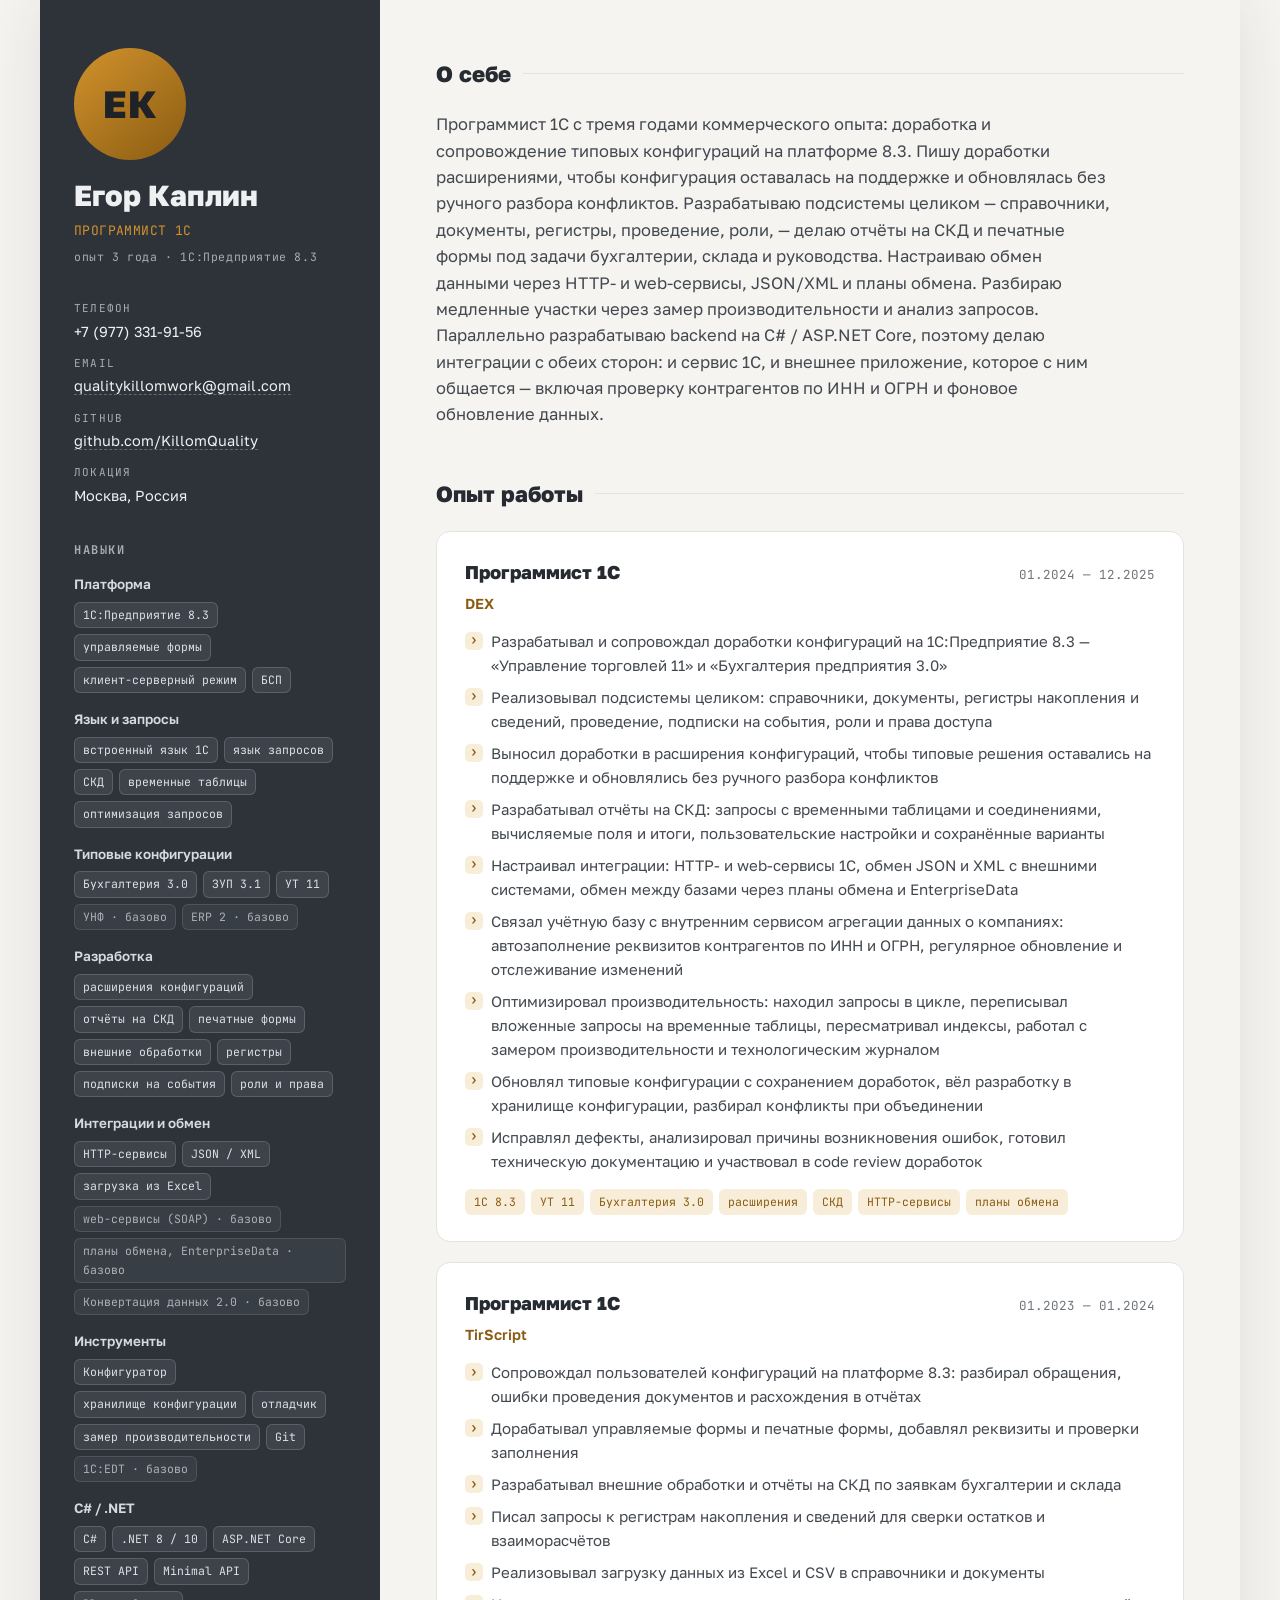
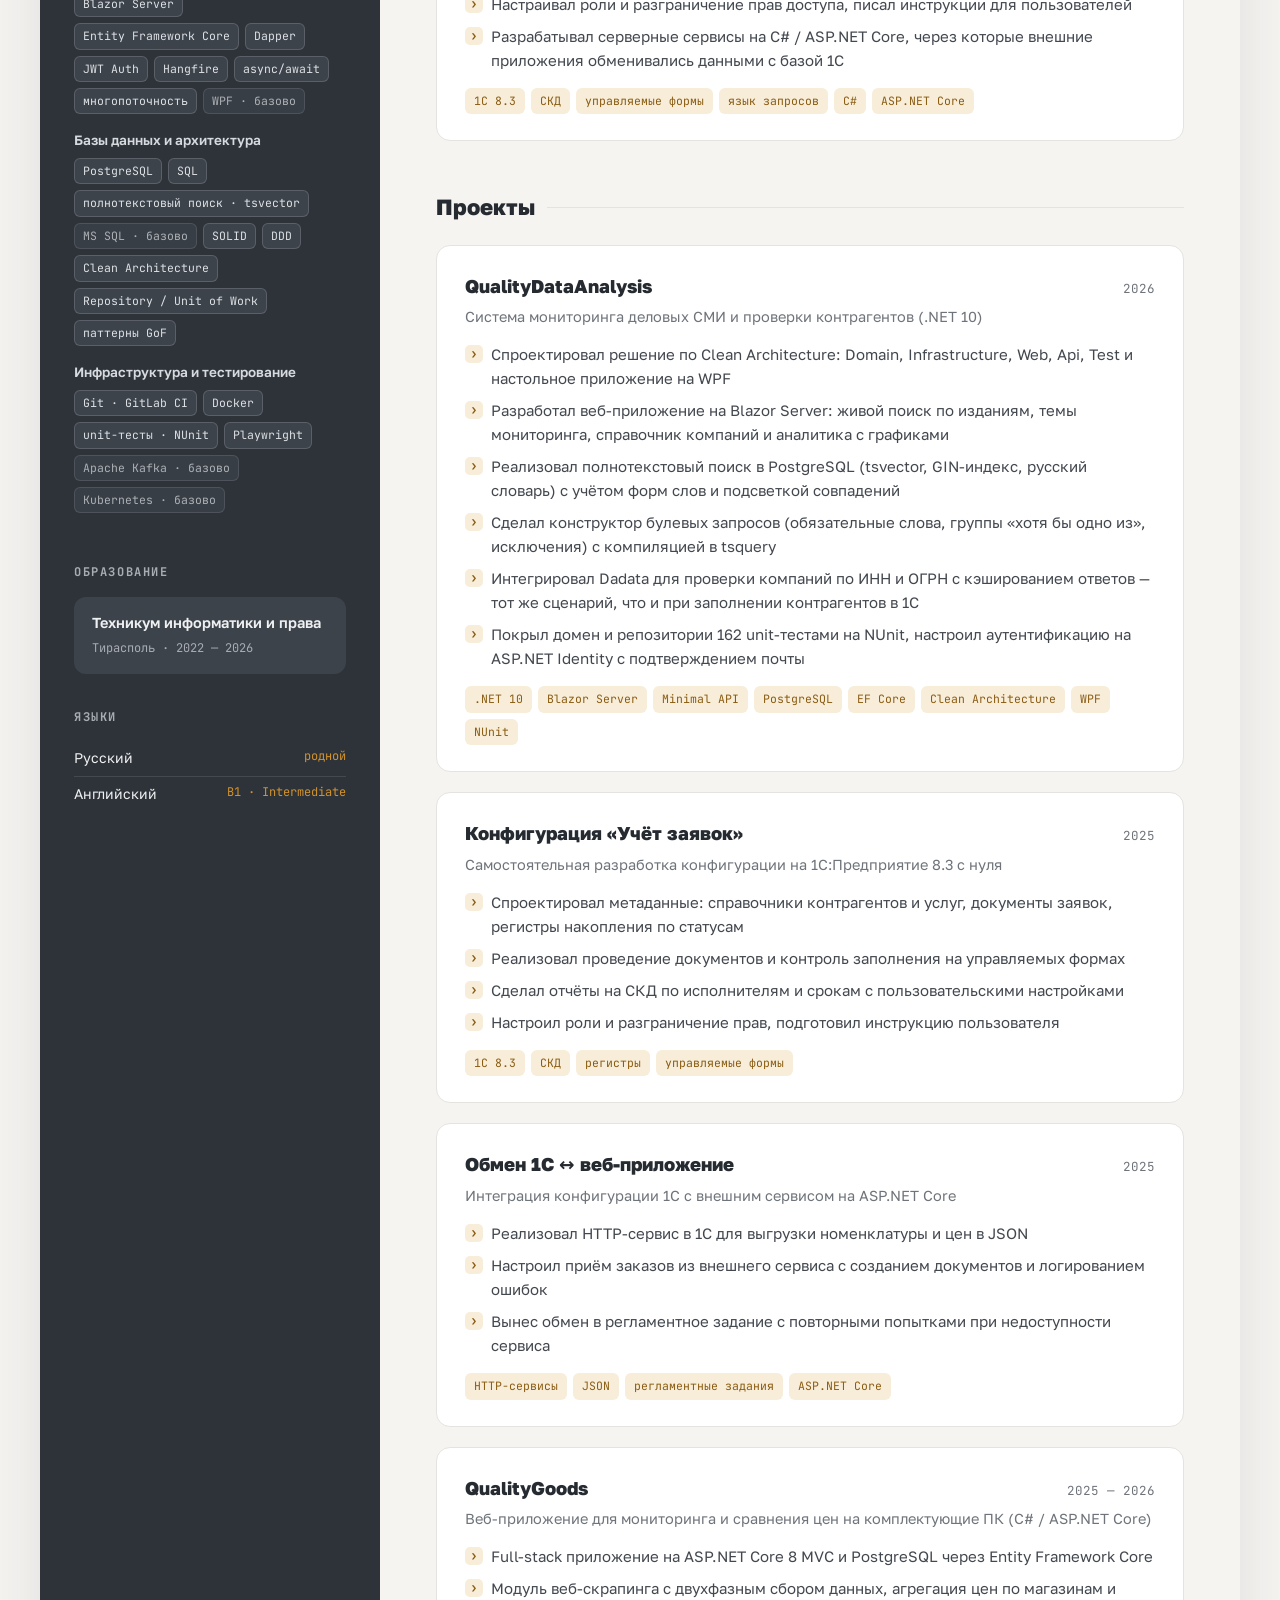
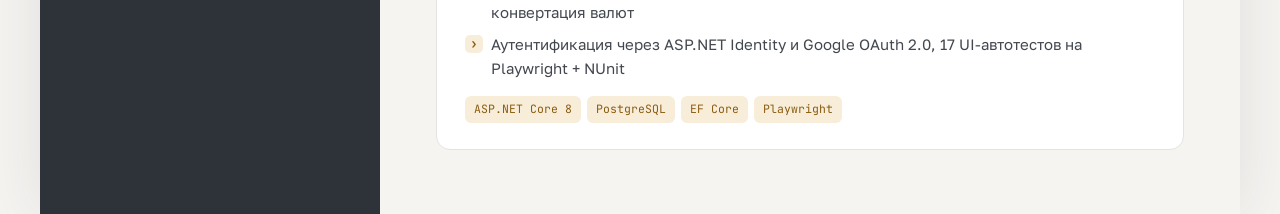
<file: index.html>
<!DOCTYPE html>
<html lang="ru">
<head>
<meta charset="UTF-8">
<meta name="viewport" content="width=device-width, initial-scale=1.0">
<meta name="description" content="Резюме Егора Каплина — программист 1С">
<meta name="author" content="Egor Kaplin">
<title>Егор Каплин · Программист 1С</title>
<meta property="og:title" content="Егор Каплин · Программист 1С">
<meta property="og:description" content="Резюме: программист 1С, 3 года опыта, 1С:Предприятие 8.3, C# / ASP.NET Core">
<meta property="og:type" content="profile">
<meta property="og:url" content="https://killomquality.github.io/">
<link rel="icon" href="assets/favicon.svg" type="image/svg+xml">
<link rel="preconnect" href="https://fonts.googleapis.com">
<link rel="preconnect" href="https://fonts.gstatic.com" crossorigin>
<link href="https://fonts.googleapis.com/css2?family=Golos+Text:wght@400;500;600;800&family=JetBrains+Mono:wght@400;500;700&display=swap" rel="stylesheet">
<style>
  /* Двухколоночный лист: тёмный сайдбар с идентификацией и навыками, светлая колонка с опытом */
  :root{
    --ink:#262A31;
    --ink-soft:#43484F;
    --panel:#2E333A;
    --panel-soft:#3D434B;
    --paper:#F5F4F1;
    --card:#FFFFFF;
    --accent:#D2922C;
    --accent-ink:#8A5C12;
    --accent-soft:#F7EDD9;
    --muted:#6F747B;
    --muted-dark:#A8ADB4;
    --on-panel:#EFF0F1;
    --line:#E4E3DF;
    --mono:'JetBrains Mono',ui-monospace,SFMono-Regular,monospace;
    --sans:'Golos Text',system-ui,-apple-system,'Segoe UI',sans-serif;
  }
  @media (prefers-color-scheme: dark){
    :root:not([data-theme="light"]){
      --ink:#E7E6E3;
      --ink-soft:#C3C2BE;
      --panel:#22262B;
      --panel-soft:#2E333A;
      --paper:#191C20;
      --card:#21252A;
      --accent:#E2A845;
      --accent-ink:#E2A845;
      --accent-soft:#33291A;
      --muted:#9AA0A7;
      --muted-dark:#9AA0A7;
      --on-panel:#E7E6E3;
      --line:#31363C;
      color-scheme:dark;
    }
  }
  :root[data-theme="dark"]{
    --ink:#E7E6E3;
    --ink-soft:#C3C2BE;
    --panel:#22262B;
    --panel-soft:#2E333A;
    --paper:#191C20;
    --card:#21252A;
    --accent:#E2A845;
    --accent-ink:#E2A845;
    --accent-soft:#33291A;
    --muted:#9AA0A7;
    --muted-dark:#9AA0A7;
    --on-panel:#E7E6E3;
    --line:#31363C;
    color-scheme:dark;
  }
  *{margin:0;padding:0;box-sizing:border-box}
  body{font-family:var(--sans);background:var(--paper);color:var(--ink);line-height:1.6;font-size:16px}
  a{color:inherit}
  :focus-visible{outline:2px solid var(--accent);outline-offset:2px;border-radius:3px}
  .wrap{display:grid;grid-template-columns:340px minmax(0,1fr);max-width:1200px;margin:0 auto;background:var(--card);box-shadow:0 0 60px rgba(38,42,49,.10)}

  /* сайдбар */
  .side{background:var(--panel);color:var(--on-panel);display:flex;flex-direction:column;gap:34px;
        padding-block:48px 52px;
        padding-left:max(34px,env(safe-area-inset-left,0px));
        padding-right:max(34px,env(safe-area-inset-right,0px))}
  .avatar{width:112px;height:112px;border-radius:50%;background:linear-gradient(140deg,var(--accent),#8A5C12);display:flex;align-items:center;justify-content:center;font-weight:800;font-size:38px;letter-spacing:1px;color:#1F2227}
  .side h1{font-size:29px;font-weight:800;line-height:1.2;margin-top:18px;text-wrap:balance}
  .role{font-family:var(--mono);font-size:13px;color:var(--accent);margin-top:8px;letter-spacing:.4px}
  .exp-badge{font-family:var(--mono);font-size:11.5px;color:var(--muted-dark);margin-top:6px;letter-spacing:.6px}
  .contacts{display:flex;flex-direction:column;gap:12px;font-size:14.5px}
  .contacts a{text-decoration:none;color:var(--on-panel);border-bottom:1px dashed rgba(200,206,214,.35);width:fit-content;transition:border-color .2s,color .2s}
  .contacts a:hover{color:var(--accent);border-color:var(--accent)}
  .contacts .label{font-family:var(--mono);font-size:11px;color:var(--muted-dark);text-transform:uppercase;letter-spacing:1.2px;display:block;margin-bottom:2px}
  .side-section h2{font-family:var(--mono);font-size:12px;font-weight:700;text-transform:uppercase;letter-spacing:1.6px;color:var(--muted-dark);margin-bottom:14px}
  .skill-group{margin-bottom:16px}
  .skill-group .g{font-size:13.5px;font-weight:600;color:#D6DADF;margin-bottom:6px}
  .chips{display:flex;flex-wrap:wrap;gap:6px}
  .chip{font-family:var(--mono);font-size:11.5px;background:var(--panel-soft);border:1px solid rgba(168,173,180,.28);border-radius:6px;padding:3px 8px;color:#DDE1E5}
  .chip.base{opacity:.72}
  .edu{background:var(--panel-soft);border-radius:12px;padding:16px 18px}
  .edu .t{font-weight:600;font-size:14.5px;line-height:1.4}
  .edu .d{font-family:var(--mono);font-size:12px;color:var(--muted-dark);margin-top:6px}
  .lang{display:flex;justify-content:space-between;gap:10px;font-size:14px;padding:6px 0;border-bottom:1px solid rgba(168,173,180,.18)}
  .lang:last-child{border:none}
  .lang span{font-family:var(--mono);font-size:12px;color:var(--accent)}

  /* основная колонка */
  .main{background:var(--paper);min-width:0;
        padding-block:56px 64px;
        padding-left:max(56px,env(safe-area-inset-left,0px));
        padding-right:max(56px,env(safe-area-inset-right,0px))}
  .main h2{font-size:22px;font-weight:800;margin-bottom:20px;display:flex;align-items:center;gap:12px}
  .main h2::after{content:"";flex:1;height:1px;background:var(--line)}
  section{margin-bottom:48px}
  section:last-child{margin-bottom:0}
  .about{font-size:16.5px;color:var(--ink-soft);max-width:68ch}

  .proj{background:var(--card);border:1px solid var(--line);border-radius:14px;padding:26px 28px;margin-bottom:20px;transition:box-shadow .2s,transform .2s}
  .proj:last-child{margin-bottom:0}
  .proj:hover{box-shadow:0 8px 30px rgba(38,42,49,.09);transform:translateY(-2px)}
  .proj-head{display:flex;justify-content:space-between;align-items:baseline;flex-wrap:wrap;gap:6px}
  .proj-head h3{font-size:18.5px;font-weight:800}
  .date{font-family:var(--mono);font-size:12.5px;color:var(--muted);font-variant-numeric:tabular-nums}
  .proj .sub{font-size:14.5px;color:var(--muted);margin:4px 0 14px}
  .proj .company{font-size:14.5px;color:var(--accent-ink);font-weight:600;margin:4px 0 14px}
  .proj ul{list-style:none;display:flex;flex-direction:column;gap:8px}
  .proj li{position:relative;padding-left:26px;font-size:15px;color:var(--ink-soft)}
  .proj li::before{content:"›";position:absolute;left:0;top:3px;font-family:var(--mono);font-weight:700;color:var(--accent-ink);background:var(--accent-soft);border-radius:5px;width:18px;height:18px;font-size:13px;display:flex;align-items:center;justify-content:center}
  .stack{display:flex;flex-wrap:wrap;gap:6px;margin-top:16px}
  .stack .chip{background:var(--accent-soft);border-color:transparent;color:var(--accent-ink)}

  @media(max-width:900px){
    .wrap{grid-template-columns:minmax(0,1fr)}
    .side{padding-block:40px;padding-left:max(24px,env(safe-area-inset-left,0px));padding-right:max(24px,env(safe-area-inset-right,0px))}
    .main{padding-block:40px;padding-left:max(24px,env(safe-area-inset-left,0px));padding-right:max(24px,env(safe-area-inset-right,0px))}
  }
  @media(prefers-reduced-motion:reduce){.proj{transition:none}}
  @media print{
    body{background:#fff}
    .wrap{box-shadow:none;max-width:none}
    .proj{break-inside:avoid;page-break-inside:avoid}
  }
</style>
</head>
<body>

<div class="wrap">

  <aside class="side">
    <div>
      <div class="avatar">ЕК</div>
      <h1>Егор Каплин</h1>
      <div class="role">ПРОГРАММИСТ 1С</div>
      <div class="exp-badge">опыт 3 года · 1С:Предприятие 8.3</div>
    </div>

    <div class="contacts">
      <div><span class="label">Телефон</span>+7 (977) 331-91-56</div>
      <div><span class="label">Email</span><a href="mailto:qualitykillomwork@gmail.com">qualitykillomwork@gmail.com</a></div>
      <div><span class="label">GitHub</span><a href="https://github.com/KillomQuality" target="_blank" rel="noopener">github.com/KillomQuality</a></div>
      <div><span class="label">Локация</span>Москва, Россия</div>
    </div>

    <div class="side-section">
      <h2>Навыки</h2>

      <div class="skill-group"><div class="g">Платформа</div>
        <div class="chips"><span class="chip">1С:Предприятие 8.3</span><span class="chip">управляемые формы</span><span class="chip">клиент-серверный режим</span><span class="chip">БСП</span></div></div>

      <div class="skill-group"><div class="g">Язык и запросы</div>
        <div class="chips"><span class="chip">встроенный язык 1С</span><span class="chip">язык запросов</span><span class="chip">СКД</span><span class="chip">временные таблицы</span><span class="chip">оптимизация запросов</span></div></div>

      <div class="skill-group"><div class="g">Типовые конфигурации</div>
        <div class="chips"><span class="chip">Бухгалтерия 3.0</span><span class="chip">ЗУП 3.1</span><span class="chip">УТ 11</span><span class="chip base">УНФ · базово</span><span class="chip base">ERP 2 · базово</span></div></div>

      <div class="skill-group"><div class="g">Разработка</div>
        <div class="chips"><span class="chip">расширения конфигураций</span><span class="chip">отчёты на СКД</span><span class="chip">печатные формы</span><span class="chip">внешние обработки</span><span class="chip">регистры</span><span class="chip">подписки на события</span><span class="chip">роли и права</span></div></div>

      <div class="skill-group"><div class="g">Интеграции и обмен</div>
        <div class="chips"><span class="chip">HTTP-сервисы</span><span class="chip">JSON / XML</span><span class="chip">загрузка из Excel</span><span class="chip base">web-сервисы (SOAP) · базово</span><span class="chip base">планы обмена, EnterpriseData · базово</span><span class="chip base">Конвертация данных 2.0 · базово</span></div></div>

      <div class="skill-group"><div class="g">Инструменты</div>
        <div class="chips"><span class="chip">Конфигуратор</span><span class="chip">хранилище конфигурации</span><span class="chip">отладчик</span><span class="chip">замер производительности</span><span class="chip">Git</span><span class="chip base">1C:EDT · базово</span></div></div>

      <div class="skill-group"><div class="g">C# / .NET</div>
        <div class="chips"><span class="chip">C#</span><span class="chip">.NET 8 / 10</span><span class="chip">ASP.NET Core</span><span class="chip">REST API</span><span class="chip">Minimal API</span><span class="chip">Blazor Server</span><span class="chip">Entity Framework Core</span><span class="chip">Dapper</span><span class="chip">JWT Auth</span><span class="chip">Hangfire</span><span class="chip">async/await</span><span class="chip">многопоточность</span><span class="chip base">WPF · базово</span></div></div>

      <div class="skill-group"><div class="g">Базы данных и архитектура</div>
        <div class="chips"><span class="chip">PostgreSQL</span><span class="chip">SQL</span><span class="chip">полнотекстовый поиск · tsvector</span><span class="chip base">MS SQL · базово</span><span class="chip">SOLID</span><span class="chip">DDD</span><span class="chip">Clean Architecture</span><span class="chip">Repository / Unit of Work</span><span class="chip">паттерны GoF</span></div></div>

      <div class="skill-group"><div class="g">Инфраструктура и тестирование</div>
        <div class="chips"><span class="chip">Git · GitLab CI</span><span class="chip">Docker</span><span class="chip">unit-тесты · NUnit</span><span class="chip">Playwright</span><span class="chip base">Apache Kafka · базово</span><span class="chip base">Kubernetes · базово</span></div></div>
    </div>

    <div class="side-section">
      <h2>Образование</h2>
      <div class="edu">
        <div class="t">Техникум информатики и права</div>
        <div class="d">Тирасполь · 2022 — 2026</div>
      </div>
    </div>

    <div class="side-section">
      <h2>Языки</h2>
      <div class="lang">Русский <span>родной</span></div>
      <div class="lang">Английский <span>B1 · Intermediate</span></div>
    </div>
  </aside>

  <main class="main">

    <section>
      <h2>О себе</h2>
      <p class="about">Программист 1С с тремя годами коммерческого опыта: доработка и сопровождение типовых конфигураций на платформе 8.3. Пишу доработки расширениями, чтобы конфигурация оставалась на поддержке и обновлялась без ручного разбора конфликтов. Разрабатываю подсистемы целиком — справочники, документы, регистры, проведение, роли, — делаю отчёты на СКД и печатные формы под задачи бухгалтерии, склада и руководства. Настраиваю обмен данными через HTTP- и web-сервисы, JSON/XML и планы обмена. Разбираю медленные участки через замер производительности и анализ запросов. Параллельно разрабатываю backend на C# / ASP.NET Core, поэтому делаю интеграции с обеих сторон: и сервис 1С, и внешнее приложение, которое с ним общается — включая проверку контрагентов по ИНН и ОГРН и фоновое обновление данных.</p>
    </section>

    <section>
      <h2>Опыт работы</h2>

      <article class="proj">
        <div class="proj-head"><h3>Программист 1С</h3><span class="date">01.2024 — 12.2025</span></div>
        <p class="company">DEX</p>
        <ul>
          <li>Разрабатывал и сопровождал доработки конфигураций на 1С:Предприятие 8.3 — «Управление торговлей 11» и «Бухгалтерия предприятия 3.0»</li>
          <li>Реализовывал подсистемы целиком: справочники, документы, регистры накопления и сведений, проведение, подписки на события, роли и права доступа</li>
          <li>Выносил доработки в расширения конфигураций, чтобы типовые решения оставались на поддержке и обновлялись без ручного разбора конфликтов</li>
          <li>Разрабатывал отчёты на СКД: запросы с временными таблицами и соединениями, вычисляемые поля и итоги, пользовательские настройки и сохранённые варианты</li>
          <li>Настраивал интеграции: HTTP- и web-сервисы 1С, обмен JSON и XML с внешними системами, обмен между базами через планы обмена и EnterpriseData</li>
          <li>Связал учётную базу с внутренним сервисом агрегации данных о компаниях: автозаполнение реквизитов контрагентов по ИНН и ОГРН, регулярное обновление и отслеживание изменений</li>
          <li>Оптимизировал производительность: находил запросы в цикле, переписывал вложенные запросы на временные таблицы, пересматривал индексы, работал с замером производительности и технологическим журналом</li>
          <li>Обновлял типовые конфигурации с сохранением доработок, вёл разработку в хранилище конфигурации, разбирал конфликты при объединении</li>
          <li>Исправлял дефекты, анализировал причины возникновения ошибок, готовил техническую документацию и участвовал в code review доработок</li>
        </ul>
        <div class="stack"><span class="chip">1С 8.3</span><span class="chip">УТ 11</span><span class="chip">Бухгалтерия 3.0</span><span class="chip">расширения</span><span class="chip">СКД</span><span class="chip">HTTP-сервисы</span><span class="chip">планы обмена</span></div>
      </article>

      <article class="proj">
        <div class="proj-head"><h3>Программист 1С</h3><span class="date">01.2023 — 01.2024</span></div>
        <p class="company">TirScript</p>
        <ul>
          <li>Сопровождал пользователей конфигураций на платформе 8.3: разбирал обращения, ошибки проведения документов и расхождения в отчётах</li>
          <li>Дорабатывал управляемые формы и печатные формы, добавлял реквизиты и проверки заполнения</li>
          <li>Разрабатывал внешние обработки и отчёты на СКД по заявкам бухгалтерии и склада</li>
          <li>Писал запросы к регистрам накопления и сведений для сверки остатков и взаиморасчётов</li>
          <li>Реализовывал загрузку данных из Excel и CSV в справочники и документы</li>
          <li>Настраивал роли и разграничение прав доступа, писал инструкции для пользователей</li>
          <li>Разрабатывал серверные сервисы на C# / ASP.NET Core, через которые внешние приложения обменивались данными с базой 1С</li>
        </ul>
        <div class="stack"><span class="chip">1С 8.3</span><span class="chip">СКД</span><span class="chip">управляемые формы</span><span class="chip">язык запросов</span><span class="chip">C#</span><span class="chip">ASP.NET Core</span></div>
      </article>
    </section>

    <section>
      <h2>Проекты</h2>

      <article class="proj">
        <div class="proj-head"><h3>QualityDataAnalysis</h3><span class="date">2026</span></div>
        <p class="sub">Система мониторинга деловых СМИ и проверки контрагентов (.NET 10)</p>
        <ul>
          <li>Спроектировал решение по Clean Architecture: Domain, Infrastructure, Web, Api, Test и настольное приложение на WPF</li>
          <li>Разработал веб-приложение на Blazor Server: живой поиск по изданиям, темы мониторинга, справочник компаний и аналитика с графиками</li>
          <li>Реализовал полнотекстовый поиск в PostgreSQL (tsvector, GIN-индекс, русский словарь) с учётом форм слов и подсветкой совпадений</li>
          <li>Сделал конструктор булевых запросов (обязательные слова, группы «хотя бы одно из», исключения) с компиляцией в tsquery</li>
          <li>Интегрировал Dadata для проверки компаний по ИНН и ОГРН с кэшированием ответов — тот же сценарий, что и при заполнении контрагентов в 1С</li>
          <li>Покрыл домен и репозитории 162 unit-тестами на NUnit, настроил аутентификацию на ASP.NET Identity с подтверждением почты</li>
        </ul>
        <div class="stack"><span class="chip">.NET 10</span><span class="chip">Blazor Server</span><span class="chip">Minimal API</span><span class="chip">PostgreSQL</span><span class="chip">EF Core</span><span class="chip">Clean Architecture</span><span class="chip">WPF</span><span class="chip">NUnit</span></div>
      </article>

      <article class="proj">
        <div class="proj-head"><h3>Конфигурация «Учёт заявок»</h3><span class="date">2025</span></div>
        <p class="sub">Самостоятельная разработка конфигурации на 1С:Предприятие 8.3 с нуля</p>
        <ul>
          <li>Спроектировал метаданные: справочники контрагентов и услуг, документы заявок, регистры накопления по статусам</li>
          <li>Реализовал проведение документов и контроль заполнения на управляемых формах</li>
          <li>Сделал отчёты на СКД по исполнителям и срокам с пользовательскими настройками</li>
          <li>Настроил роли и разграничение прав, подготовил инструкцию пользователя</li>
        </ul>
        <div class="stack"><span class="chip">1С 8.3</span><span class="chip">СКД</span><span class="chip">регистры</span><span class="chip">управляемые формы</span></div>
      </article>

      <article class="proj">
        <div class="proj-head"><h3>Обмен 1С ↔ веб-приложение</h3><span class="date">2025</span></div>
        <p class="sub">Интеграция конфигурации 1С с внешним сервисом на ASP.NET Core</p>
        <ul>
          <li>Реализовал HTTP-сервис в 1С для выгрузки номенклатуры и цен в JSON</li>
          <li>Настроил приём заказов из внешнего сервиса с созданием документов и логированием ошибок</li>
          <li>Вынес обмен в регламентное задание с повторными попытками при недоступности сервиса</li>
        </ul>
        <div class="stack"><span class="chip">HTTP-сервисы</span><span class="chip">JSON</span><span class="chip">регламентные задания</span><span class="chip">ASP.NET Core</span></div>
      </article>

      <article class="proj">
        <div class="proj-head"><h3>QualityGoods</h3><span class="date">2025 — 2026</span></div>
        <p class="sub">Веб-приложение для мониторинга и сравнения цен на комплектующие ПК (C# / ASP.NET Core)</p>
        <ul>
          <li>Full-stack приложение на ASP.NET Core 8 MVC и PostgreSQL через Entity Framework Core</li>
          <li>Модуль веб-скрапинга с двухфазным сбором данных, агрегация цен по магазинам и конвертация валют</li>
          <li>Аутентификация через ASP.NET Identity и Google OAuth 2.0, 17 UI-автотестов на Playwright + NUnit</li>
        </ul>
        <div class="stack"><span class="chip">ASP.NET Core 8</span><span class="chip">PostgreSQL</span><span class="chip">EF Core</span><span class="chip">Playwright</span></div>
      </article>
    </section>
  </main>
</div>

</body>
</html>
</file>
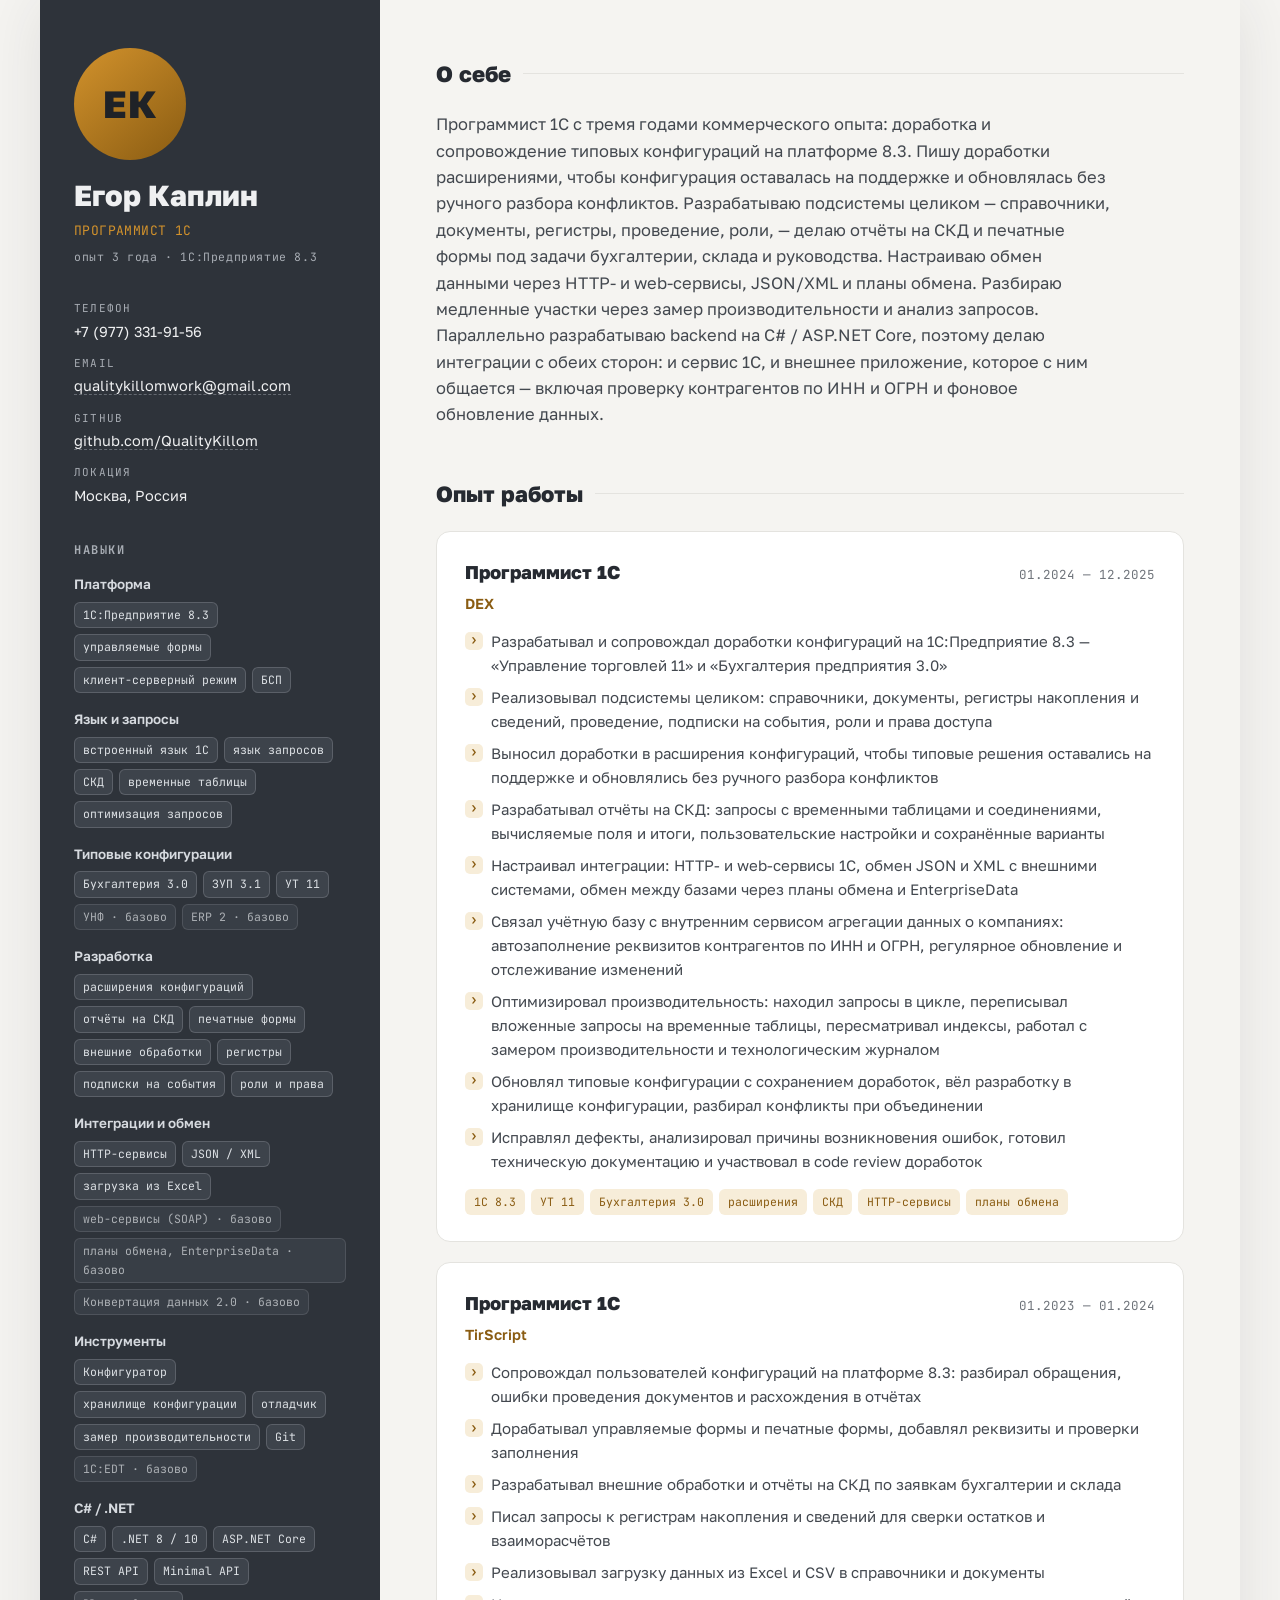
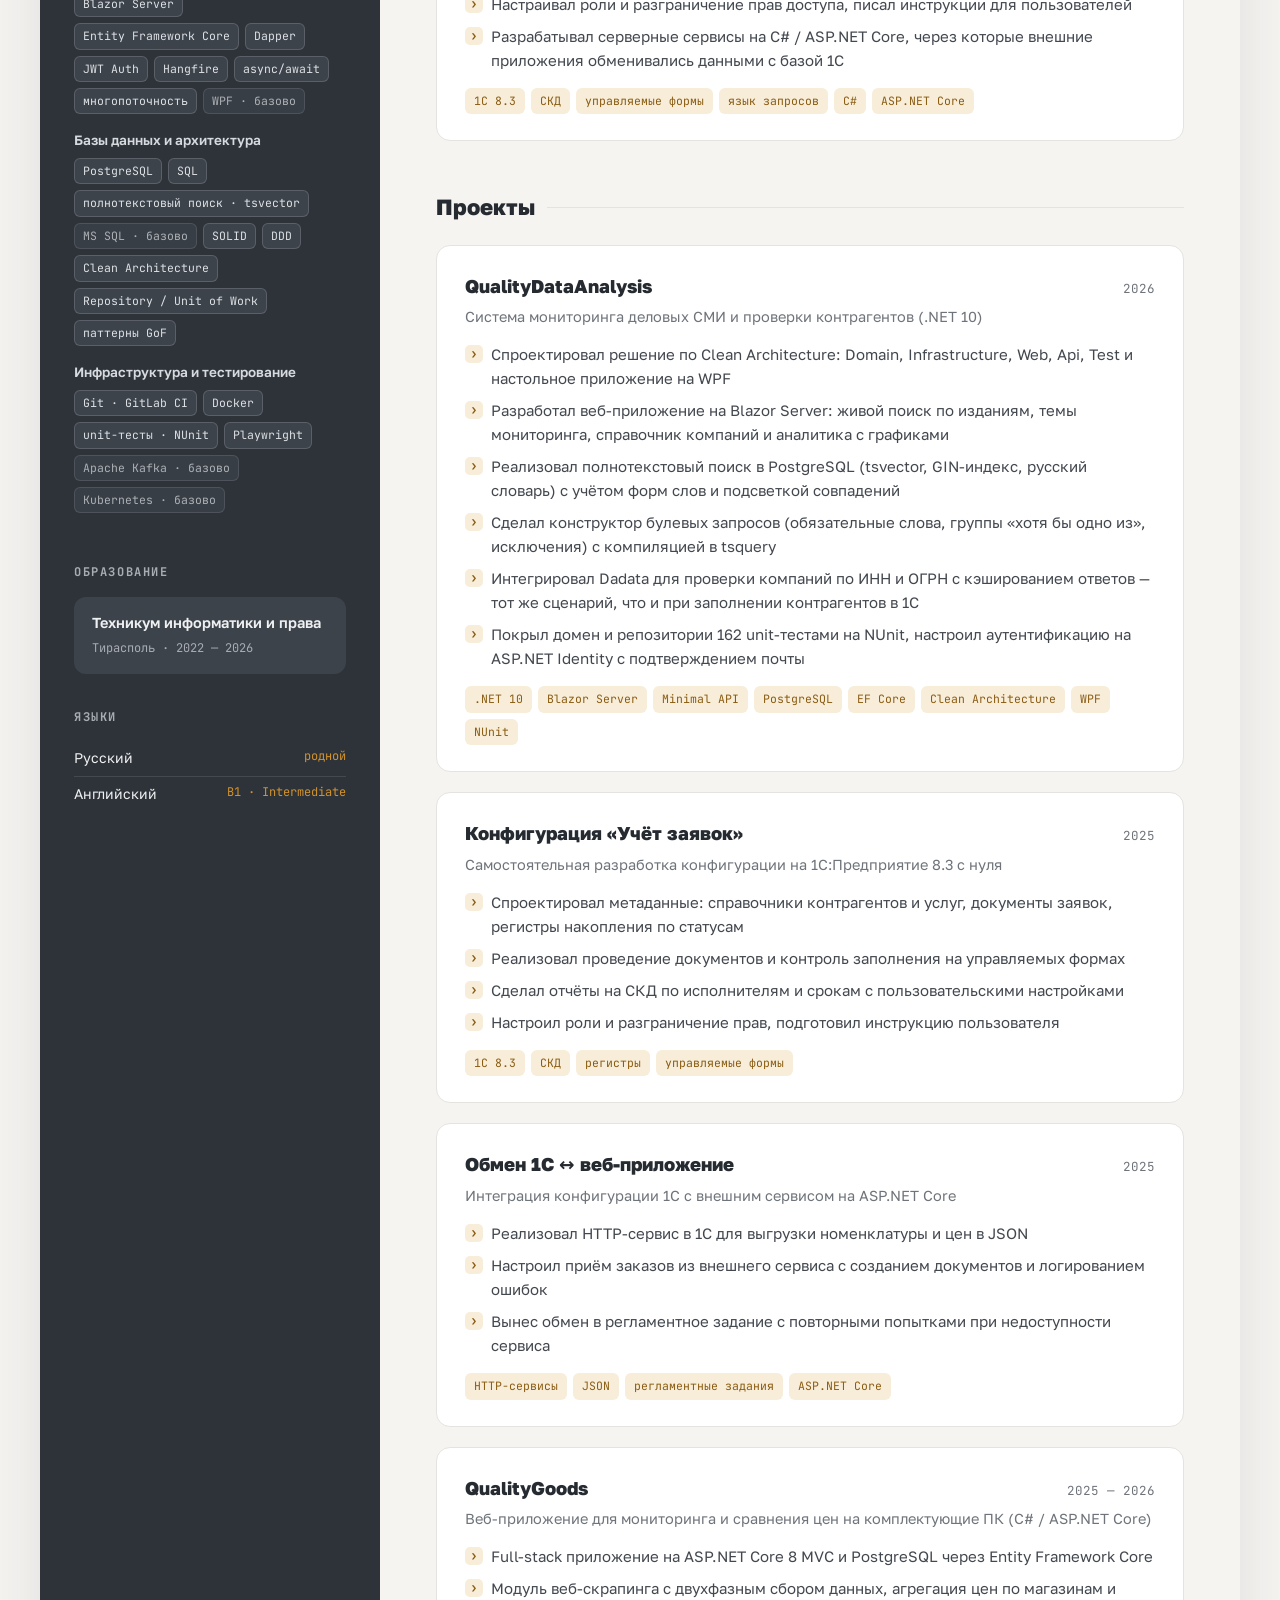
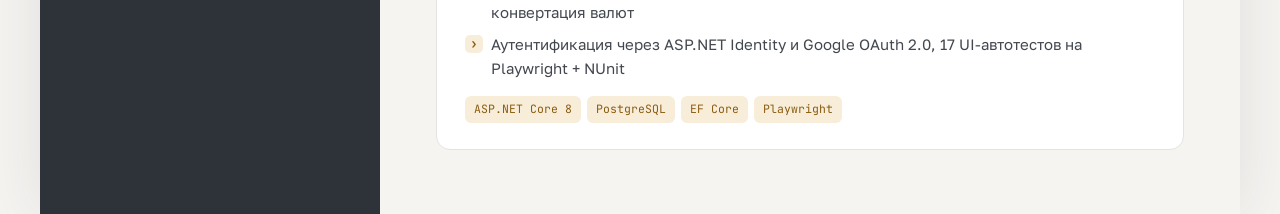
<file: resume-egor-kaplin-1c.html>
<!DOCTYPE html>
<html lang="ru">
<head>
<meta charset="UTF-8">
<meta name="viewport" content="width=device-width, initial-scale=1.0">
<meta name="description" content="Резюме Егора Каплина — программист 1С">
<meta name="author" content="Egor Kaplin">
<title>Егор Каплин · Программист 1С</title>
<link rel="preconnect" href="https://fonts.googleapis.com">
<link rel="preconnect" href="https://fonts.gstatic.com" crossorigin>
<link href="https://fonts.googleapis.com/css2?family=Golos+Text:wght@400;500;600;800&family=JetBrains+Mono:wght@400;500;700&display=swap" rel="stylesheet">
<style>
  /* Двухколоночный лист: тёмный сайдбар с идентификацией и навыками, светлая колонка с опытом */
  :root{
    --ink:#262A31;
    --ink-soft:#43484F;
    --panel:#2E333A;
    --panel-soft:#3D434B;
    --paper:#F5F4F1;
    --card:#FFFFFF;
    --accent:#D2922C;
    --accent-ink:#8A5C12;
    --accent-soft:#F7EDD9;
    --muted:#6F747B;
    --muted-dark:#A8ADB4;
    --on-panel:#EFF0F1;
    --line:#E4E3DF;
    --mono:'JetBrains Mono',ui-monospace,SFMono-Regular,monospace;
    --sans:'Golos Text',system-ui,-apple-system,'Segoe UI',sans-serif;
  }
  @media (prefers-color-scheme: dark){
    :root:not([data-theme="light"]){
      --ink:#E7E6E3;
      --ink-soft:#C3C2BE;
      --panel:#22262B;
      --panel-soft:#2E333A;
      --paper:#191C20;
      --card:#21252A;
      --accent:#E2A845;
      --accent-ink:#E2A845;
      --accent-soft:#33291A;
      --muted:#9AA0A7;
      --muted-dark:#9AA0A7;
      --on-panel:#E7E6E3;
      --line:#31363C;
      color-scheme:dark;
    }
  }
  :root[data-theme="dark"]{
    --ink:#E7E6E3;
    --ink-soft:#C3C2BE;
    --panel:#22262B;
    --panel-soft:#2E333A;
    --paper:#191C20;
    --card:#21252A;
    --accent:#E2A845;
    --accent-ink:#E2A845;
    --accent-soft:#33291A;
    --muted:#9AA0A7;
    --muted-dark:#9AA0A7;
    --on-panel:#E7E6E3;
    --line:#31363C;
    color-scheme:dark;
  }
  *{margin:0;padding:0;box-sizing:border-box}
  body{font-family:var(--sans);background:var(--paper);color:var(--ink);line-height:1.6;font-size:16px}
  a{color:inherit}
  :focus-visible{outline:2px solid var(--accent);outline-offset:2px;border-radius:3px}
  .wrap{display:grid;grid-template-columns:340px minmax(0,1fr);max-width:1200px;margin:0 auto;background:var(--card);box-shadow:0 0 60px rgba(38,42,49,.10)}

  /* сайдбар */
  .side{background:var(--panel);color:var(--on-panel);display:flex;flex-direction:column;gap:34px;
        padding-block:48px 52px;
        padding-left:max(34px,env(safe-area-inset-left,0px));
        padding-right:max(34px,env(safe-area-inset-right,0px))}
  .avatar{width:112px;height:112px;border-radius:50%;background:linear-gradient(140deg,var(--accent),#8A5C12);display:flex;align-items:center;justify-content:center;font-weight:800;font-size:38px;letter-spacing:1px;color:#1F2227}
  .side h1{font-size:29px;font-weight:800;line-height:1.2;margin-top:18px;text-wrap:balance}
  .role{font-family:var(--mono);font-size:13px;color:var(--accent);margin-top:8px;letter-spacing:.4px}
  .exp-badge{font-family:var(--mono);font-size:11.5px;color:var(--muted-dark);margin-top:6px;letter-spacing:.6px}
  .contacts{display:flex;flex-direction:column;gap:12px;font-size:14.5px}
  .contacts a{text-decoration:none;color:var(--on-panel);border-bottom:1px dashed rgba(200,206,214,.35);width:fit-content;transition:border-color .2s,color .2s}
  .contacts a:hover{color:var(--accent);border-color:var(--accent)}
  .contacts .label{font-family:var(--mono);font-size:11px;color:var(--muted-dark);text-transform:uppercase;letter-spacing:1.2px;display:block;margin-bottom:2px}
  .side-section h2{font-family:var(--mono);font-size:12px;font-weight:700;text-transform:uppercase;letter-spacing:1.6px;color:var(--muted-dark);margin-bottom:14px}
  .skill-group{margin-bottom:16px}
  .skill-group .g{font-size:13.5px;font-weight:600;color:#D6DADF;margin-bottom:6px}
  .chips{display:flex;flex-wrap:wrap;gap:6px}
  .chip{font-family:var(--mono);font-size:11.5px;background:var(--panel-soft);border:1px solid rgba(168,173,180,.28);border-radius:6px;padding:3px 8px;color:#DDE1E5}
  .chip.base{opacity:.72}
  .edu{background:var(--panel-soft);border-radius:12px;padding:16px 18px}
  .edu .t{font-weight:600;font-size:14.5px;line-height:1.4}
  .edu .d{font-family:var(--mono);font-size:12px;color:var(--muted-dark);margin-top:6px}
  .lang{display:flex;justify-content:space-between;gap:10px;font-size:14px;padding:6px 0;border-bottom:1px solid rgba(168,173,180,.18)}
  .lang:last-child{border:none}
  .lang span{font-family:var(--mono);font-size:12px;color:var(--accent)}

  /* основная колонка */
  .main{background:var(--paper);min-width:0;
        padding-block:56px 64px;
        padding-left:max(56px,env(safe-area-inset-left,0px));
        padding-right:max(56px,env(safe-area-inset-right,0px))}
  .main h2{font-size:22px;font-weight:800;margin-bottom:20px;display:flex;align-items:center;gap:12px}
  .main h2::after{content:"";flex:1;height:1px;background:var(--line)}
  section{margin-bottom:48px}
  section:last-child{margin-bottom:0}
  .about{font-size:16.5px;color:var(--ink-soft);max-width:68ch}

  .proj{background:var(--card);border:1px solid var(--line);border-radius:14px;padding:26px 28px;margin-bottom:20px;transition:box-shadow .2s,transform .2s}
  .proj:last-child{margin-bottom:0}
  .proj:hover{box-shadow:0 8px 30px rgba(38,42,49,.09);transform:translateY(-2px)}
  .proj-head{display:flex;justify-content:space-between;align-items:baseline;flex-wrap:wrap;gap:6px}
  .proj-head h3{font-size:18.5px;font-weight:800}
  .date{font-family:var(--mono);font-size:12.5px;color:var(--muted);font-variant-numeric:tabular-nums}
  .proj .sub{font-size:14.5px;color:var(--muted);margin:4px 0 14px}
  .proj .company{font-size:14.5px;color:var(--accent-ink);font-weight:600;margin:4px 0 14px}
  .proj ul{list-style:none;display:flex;flex-direction:column;gap:8px}
  .proj li{position:relative;padding-left:26px;font-size:15px;color:var(--ink-soft)}
  .proj li::before{content:"›";position:absolute;left:0;top:3px;font-family:var(--mono);font-weight:700;color:var(--accent-ink);background:var(--accent-soft);border-radius:5px;width:18px;height:18px;font-size:13px;display:flex;align-items:center;justify-content:center}
  .stack{display:flex;flex-wrap:wrap;gap:6px;margin-top:16px}
  .stack .chip{background:var(--accent-soft);border-color:transparent;color:var(--accent-ink)}

  @media(max-width:900px){
    .wrap{grid-template-columns:minmax(0,1fr)}
    .side{padding-block:40px;padding-left:max(24px,env(safe-area-inset-left,0px));padding-right:max(24px,env(safe-area-inset-right,0px))}
    .main{padding-block:40px;padding-left:max(24px,env(safe-area-inset-left,0px));padding-right:max(24px,env(safe-area-inset-right,0px))}
  }
  @media(prefers-reduced-motion:reduce){.proj{transition:none}}
  @media print{
    body{background:#fff}
    .wrap{box-shadow:none;max-width:none}
    .proj{break-inside:avoid;page-break-inside:avoid}
  }
</style>
</head>
<body>

<div class="wrap">

  <aside class="side">
    <div>
      <div class="avatar">ЕК</div>
      <h1>Егор Каплин</h1>
      <div class="role">ПРОГРАММИСТ 1С</div>
      <div class="exp-badge">опыт 3 года · 1С:Предприятие 8.3</div>
    </div>

    <div class="contacts">
      <div><span class="label">Телефон</span>+7 (977) 331-91-56</div>
      <div><span class="label">Email</span><a href="mailto:qualitykillomwork@gmail.com">qualitykillomwork@gmail.com</a></div>
      <div><span class="label">GitHub</span><a href="https://github.com/QualityKillom" target="_blank" rel="noopener">github.com/QualityKillom</a></div>
      <div><span class="label">Локация</span>Москва, Россия</div>
    </div>

    <div class="side-section">
      <h2>Навыки</h2>

      <div class="skill-group"><div class="g">Платформа</div>
        <div class="chips"><span class="chip">1С:Предприятие 8.3</span><span class="chip">управляемые формы</span><span class="chip">клиент-серверный режим</span><span class="chip">БСП</span></div></div>

      <div class="skill-group"><div class="g">Язык и запросы</div>
        <div class="chips"><span class="chip">встроенный язык 1С</span><span class="chip">язык запросов</span><span class="chip">СКД</span><span class="chip">временные таблицы</span><span class="chip">оптимизация запросов</span></div></div>

      <div class="skill-group"><div class="g">Типовые конфигурации</div>
        <div class="chips"><span class="chip">Бухгалтерия 3.0</span><span class="chip">ЗУП 3.1</span><span class="chip">УТ 11</span><span class="chip base">УНФ · базово</span><span class="chip base">ERP 2 · базово</span></div></div>

      <div class="skill-group"><div class="g">Разработка</div>
        <div class="chips"><span class="chip">расширения конфигураций</span><span class="chip">отчёты на СКД</span><span class="chip">печатные формы</span><span class="chip">внешние обработки</span><span class="chip">регистры</span><span class="chip">подписки на события</span><span class="chip">роли и права</span></div></div>

      <div class="skill-group"><div class="g">Интеграции и обмен</div>
        <div class="chips"><span class="chip">HTTP-сервисы</span><span class="chip">JSON / XML</span><span class="chip">загрузка из Excel</span><span class="chip base">web-сервисы (SOAP) · базово</span><span class="chip base">планы обмена, EnterpriseData · базово</span><span class="chip base">Конвертация данных 2.0 · базово</span></div></div>

      <div class="skill-group"><div class="g">Инструменты</div>
        <div class="chips"><span class="chip">Конфигуратор</span><span class="chip">хранилище конфигурации</span><span class="chip">отладчик</span><span class="chip">замер производительности</span><span class="chip">Git</span><span class="chip base">1C:EDT · базово</span></div></div>

      <div class="skill-group"><div class="g">C# / .NET</div>
        <div class="chips"><span class="chip">C#</span><span class="chip">.NET 8 / 10</span><span class="chip">ASP.NET Core</span><span class="chip">REST API</span><span class="chip">Minimal API</span><span class="chip">Blazor Server</span><span class="chip">Entity Framework Core</span><span class="chip">Dapper</span><span class="chip">JWT Auth</span><span class="chip">Hangfire</span><span class="chip">async/await</span><span class="chip">многопоточность</span><span class="chip base">WPF · базово</span></div></div>

      <div class="skill-group"><div class="g">Базы данных и архитектура</div>
        <div class="chips"><span class="chip">PostgreSQL</span><span class="chip">SQL</span><span class="chip">полнотекстовый поиск · tsvector</span><span class="chip base">MS SQL · базово</span><span class="chip">SOLID</span><span class="chip">DDD</span><span class="chip">Clean Architecture</span><span class="chip">Repository / Unit of Work</span><span class="chip">паттерны GoF</span></div></div>

      <div class="skill-group"><div class="g">Инфраструктура и тестирование</div>
        <div class="chips"><span class="chip">Git · GitLab CI</span><span class="chip">Docker</span><span class="chip">unit-тесты · NUnit</span><span class="chip">Playwright</span><span class="chip base">Apache Kafka · базово</span><span class="chip base">Kubernetes · базово</span></div></div>
    </div>

    <div class="side-section">
      <h2>Образование</h2>
      <div class="edu">
        <div class="t">Техникум информатики и права</div>
        <div class="d">Тирасполь · 2022 — 2026</div>
      </div>
    </div>

    <div class="side-section">
      <h2>Языки</h2>
      <div class="lang">Русский <span>родной</span></div>
      <div class="lang">Английский <span>B1 · Intermediate</span></div>
    </div>
  </aside>

  <main class="main">

    <section>
      <h2>О себе</h2>
      <p class="about">Программист 1С с тремя годами коммерческого опыта: доработка и сопровождение типовых конфигураций на платформе 8.3. Пишу доработки расширениями, чтобы конфигурация оставалась на поддержке и обновлялась без ручного разбора конфликтов. Разрабатываю подсистемы целиком — справочники, документы, регистры, проведение, роли, — делаю отчёты на СКД и печатные формы под задачи бухгалтерии, склада и руководства. Настраиваю обмен данными через HTTP- и web-сервисы, JSON/XML и планы обмена. Разбираю медленные участки через замер производительности и анализ запросов. Параллельно разрабатываю backend на C# / ASP.NET Core, поэтому делаю интеграции с обеих сторон: и сервис 1С, и внешнее приложение, которое с ним общается — включая проверку контрагентов по ИНН и ОГРН и фоновое обновление данных.</p>
    </section>

    <section>
      <h2>Опыт работы</h2>

      <article class="proj">
        <div class="proj-head"><h3>Программист 1С</h3><span class="date">01.2024 — 12.2025</span></div>
        <p class="company">DEX</p>
        <ul>
          <li>Разрабатывал и сопровождал доработки конфигураций на 1С:Предприятие 8.3 — «Управление торговлей 11» и «Бухгалтерия предприятия 3.0»</li>
          <li>Реализовывал подсистемы целиком: справочники, документы, регистры накопления и сведений, проведение, подписки на события, роли и права доступа</li>
          <li>Выносил доработки в расширения конфигураций, чтобы типовые решения оставались на поддержке и обновлялись без ручного разбора конфликтов</li>
          <li>Разрабатывал отчёты на СКД: запросы с временными таблицами и соединениями, вычисляемые поля и итоги, пользовательские настройки и сохранённые варианты</li>
          <li>Настраивал интеграции: HTTP- и web-сервисы 1С, обмен JSON и XML с внешними системами, обмен между базами через планы обмена и EnterpriseData</li>
          <li>Связал учётную базу с внутренним сервисом агрегации данных о компаниях: автозаполнение реквизитов контрагентов по ИНН и ОГРН, регулярное обновление и отслеживание изменений</li>
          <li>Оптимизировал производительность: находил запросы в цикле, переписывал вложенные запросы на временные таблицы, пересматривал индексы, работал с замером производительности и технологическим журналом</li>
          <li>Обновлял типовые конфигурации с сохранением доработок, вёл разработку в хранилище конфигурации, разбирал конфликты при объединении</li>
          <li>Исправлял дефекты, анализировал причины возникновения ошибок, готовил техническую документацию и участвовал в code review доработок</li>
        </ul>
        <div class="stack"><span class="chip">1С 8.3</span><span class="chip">УТ 11</span><span class="chip">Бухгалтерия 3.0</span><span class="chip">расширения</span><span class="chip">СКД</span><span class="chip">HTTP-сервисы</span><span class="chip">планы обмена</span></div>
      </article>

      <article class="proj">
        <div class="proj-head"><h3>Программист 1С</h3><span class="date">01.2023 — 01.2024</span></div>
        <p class="company">TirScript</p>
        <ul>
          <li>Сопровождал пользователей конфигураций на платформе 8.3: разбирал обращения, ошибки проведения документов и расхождения в отчётах</li>
          <li>Дорабатывал управляемые формы и печатные формы, добавлял реквизиты и проверки заполнения</li>
          <li>Разрабатывал внешние обработки и отчёты на СКД по заявкам бухгалтерии и склада</li>
          <li>Писал запросы к регистрам накопления и сведений для сверки остатков и взаиморасчётов</li>
          <li>Реализовывал загрузку данных из Excel и CSV в справочники и документы</li>
          <li>Настраивал роли и разграничение прав доступа, писал инструкции для пользователей</li>
          <li>Разрабатывал серверные сервисы на C# / ASP.NET Core, через которые внешние приложения обменивались данными с базой 1С</li>
        </ul>
        <div class="stack"><span class="chip">1С 8.3</span><span class="chip">СКД</span><span class="chip">управляемые формы</span><span class="chip">язык запросов</span><span class="chip">C#</span><span class="chip">ASP.NET Core</span></div>
      </article>
    </section>

    <section>
      <h2>Проекты</h2>

      <article class="proj">
        <div class="proj-head"><h3>QualityDataAnalysis</h3><span class="date">2026</span></div>
        <p class="sub">Система мониторинга деловых СМИ и проверки контрагентов (.NET 10)</p>
        <ul>
          <li>Спроектировал решение по Clean Architecture: Domain, Infrastructure, Web, Api, Test и настольное приложение на WPF</li>
          <li>Разработал веб-приложение на Blazor Server: живой поиск по изданиям, темы мониторинга, справочник компаний и аналитика с графиками</li>
          <li>Реализовал полнотекстовый поиск в PostgreSQL (tsvector, GIN-индекс, русский словарь) с учётом форм слов и подсветкой совпадений</li>
          <li>Сделал конструктор булевых запросов (обязательные слова, группы «хотя бы одно из», исключения) с компиляцией в tsquery</li>
          <li>Интегрировал Dadata для проверки компаний по ИНН и ОГРН с кэшированием ответов — тот же сценарий, что и при заполнении контрагентов в 1С</li>
          <li>Покрыл домен и репозитории 162 unit-тестами на NUnit, настроил аутентификацию на ASP.NET Identity с подтверждением почты</li>
        </ul>
        <div class="stack"><span class="chip">.NET 10</span><span class="chip">Blazor Server</span><span class="chip">Minimal API</span><span class="chip">PostgreSQL</span><span class="chip">EF Core</span><span class="chip">Clean Architecture</span><span class="chip">WPF</span><span class="chip">NUnit</span></div>
      </article>

      <article class="proj">
        <div class="proj-head"><h3>Конфигурация «Учёт заявок»</h3><span class="date">2025</span></div>
        <p class="sub">Самостоятельная разработка конфигурации на 1С:Предприятие 8.3 с нуля</p>
        <ul>
          <li>Спроектировал метаданные: справочники контрагентов и услуг, документы заявок, регистры накопления по статусам</li>
          <li>Реализовал проведение документов и контроль заполнения на управляемых формах</li>
          <li>Сделал отчёты на СКД по исполнителям и срокам с пользовательскими настройками</li>
          <li>Настроил роли и разграничение прав, подготовил инструкцию пользователя</li>
        </ul>
        <div class="stack"><span class="chip">1С 8.3</span><span class="chip">СКД</span><span class="chip">регистры</span><span class="chip">управляемые формы</span></div>
      </article>

      <article class="proj">
        <div class="proj-head"><h3>Обмен 1С ↔ веб-приложение</h3><span class="date">2025</span></div>
        <p class="sub">Интеграция конфигурации 1С с внешним сервисом на ASP.NET Core</p>
        <ul>
          <li>Реализовал HTTP-сервис в 1С для выгрузки номенклатуры и цен в JSON</li>
          <li>Настроил приём заказов из внешнего сервиса с созданием документов и логированием ошибок</li>
          <li>Вынес обмен в регламентное задание с повторными попытками при недоступности сервиса</li>
        </ul>
        <div class="stack"><span class="chip">HTTP-сервисы</span><span class="chip">JSON</span><span class="chip">регламентные задания</span><span class="chip">ASP.NET Core</span></div>
      </article>

      <article class="proj">
        <div class="proj-head"><h3>QualityGoods</h3><span class="date">2025 — 2026</span></div>
        <p class="sub">Веб-приложение для мониторинга и сравнения цен на комплектующие ПК (C# / ASP.NET Core)</p>
        <ul>
          <li>Full-stack приложение на ASP.NET Core 8 MVC и PostgreSQL через Entity Framework Core</li>
          <li>Модуль веб-скрапинга с двухфазным сбором данных, агрегация цен по магазинам и конвертация валют</li>
          <li>Аутентификация через ASP.NET Identity и Google OAuth 2.0, 17 UI-автотестов на Playwright + NUnit</li>
        </ul>
        <div class="stack"><span class="chip">ASP.NET Core 8</span><span class="chip">PostgreSQL</span><span class="chip">EF Core</span><span class="chip">Playwright</span></div>
      </article>
    </section>
  </main>
</div>

</body>
</html>
</file>
